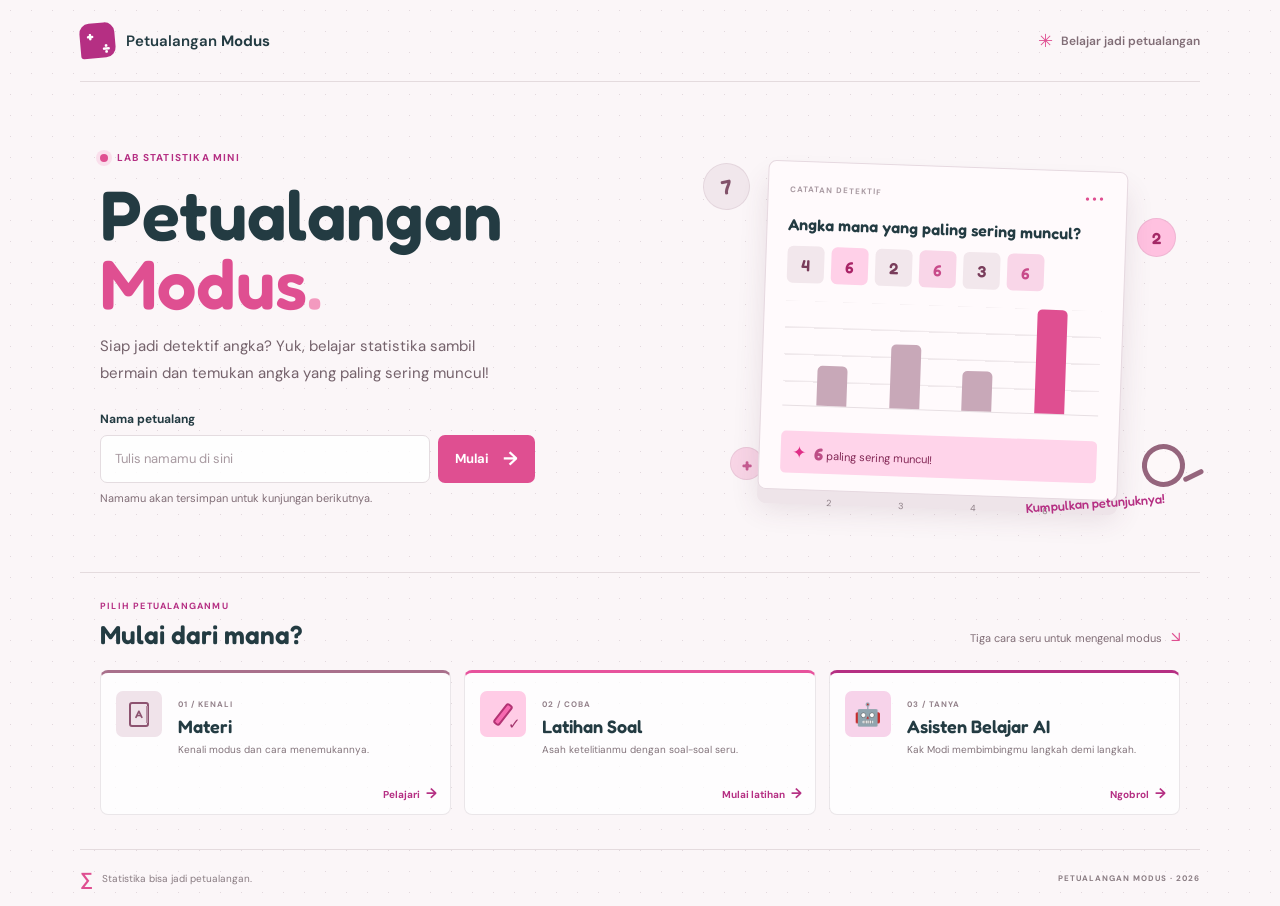
<file: index.html>
<!doctype html>
<html lang="id">
  <head>
    <meta charset="UTF-8" />
    <meta name="viewport" content="width=device-width, initial-scale=1.0" />
    <meta
      name="description"
      content="Petualangan Modus, tempat seru untuk mengenal statistika sambil bermain."
    />
    <title>Petualangan Modus | Belajar Statistika</title>
    <link rel="preconnect" href="https://fonts.googleapis.com" />
    <link rel="preconnect" href="https://fonts.gstatic.com" crossorigin />
    <link
      href="https://fonts.googleapis.com/css2?family=DM+Sans:wght@400;500;600;700&family=Fredoka:wght@500;600;700&display=swap"
      rel="stylesheet"
    />
    <link rel="stylesheet" href="css/style.css" />
    <link rel="stylesheet" href="css/asisten.css" />
    <script src="js/app.js" defer></script>
  </head>
  <body>
    <div class="page-shell">
      <header class="site-header">
        <a class="brand" href="#beranda" aria-label="Petualangan Modus, beranda">
          <span class="brand-mark" aria-hidden="true"><span>+</span><span>÷</span></span>
          <span>Petualangan <strong>Modus</strong></span>
        </a>
        <span class="header-note"><span class="sparkle" aria-hidden="true">✳</span> Belajar jadi petualangan</span>
      </header>

      <main id="beranda">
        <section class="hero" aria-labelledby="hero-title">
          <div class="hero-copy">
            <p class="eyebrow"><span class="eyebrow-dot" aria-hidden="true"></span> LAB STATISTIKA MINI</p>
            <h1 id="hero-title">Petualangan<br /><span>Modus</span><span class="title-period">.</span></h1>
            <p class="hero-description">
              Siap jadi detektif angka? Yuk, belajar statistika sambil bermain dan temukan angka yang paling sering muncul!
            </p>

            <form class="player-form" id="player-form">
              <label for="player-name">Nama petualang</label>
              <div class="form-row">
                <input
                  id="player-name"
                  name="playerName"
                  type="text"
                  placeholder="Tulis namamu di sini"
                  autocomplete="given-name"
                  maxlength="32"
                  required
                />
                <button class="start-button" type="submit">
                  <span>Mulai</span><span aria-hidden="true">→</span>
                </button>
              </div>
              <p class="form-message" id="form-message" aria-live="polite">Namamu akan tersimpan untuk kunjungan berikutnya.</p>
            </form>
          </div>

          <div class="hero-art" aria-label="Ilustrasi angka dan data statistika" role="img">
            <span class="orbit-number orbit-number-one" aria-hidden="true">7</span>
            <span class="orbit-number orbit-number-two" aria-hidden="true">2</span>
            <span class="orbit-number orbit-number-three" aria-hidden="true">+</span>
            <div class="data-board">
              <div class="board-topline"><span>CATATAN DETEKTIF</span><span class="board-dots" aria-hidden="true">•••</span></div>
              <p class="board-question">Angka mana yang paling sering muncul?</p>
              <div class="number-row" aria-hidden="true">
                <span>4</span><span>6</span><span>2</span><span>6</span><span>3</span><span>6</span>
              </div>
              <div class="chart-area" aria-hidden="true">
                <div class="chart-column"><i style="--height: 38%"></i><span>2</span></div>
                <div class="chart-column"><i style="--height: 62%"></i><span>3</span></div>
                <div class="chart-column"><i style="--height: 38%"></i><span>4</span></div>
                <div class="chart-column is-mode"><i style="--height: 100%"></i><span>6</span></div>
              </div>
              <div class="mode-answer"><span class="answer-star" aria-hidden="true">✦</span><span><strong>6</strong> paling sering muncul!</span></div>
            </div>
            <div class="magnifier" aria-hidden="true"><span></span></div>
            <span class="art-caption" aria-hidden="true">Kumpulkan petunjuknya!</span>
          </div>
        </section>

        <section class="menu-section" aria-labelledby="menu-title">
          <div class="section-heading">
            <div>
              <p class="eyebrow section-eyebrow">PILIH PETUALANGANMU</p>
              <h2 id="menu-title">Mulai dari mana?</h2>
            </div>
            <span class="section-aside">Tiga cara seru untuk mengenal modus <span aria-hidden="true">↘</span></span>
          </div>

          <div class="menu-grid">
            <a class="menu-item menu-material" href="materi.html" aria-label="Buka Materi">
              <div class="menu-icon" aria-hidden="true"><span class="book-page">A</span><span class="book-lines"></span></div>
              <div class="menu-copy">
                <span class="menu-number">01 / KENALI</span>
                <h3>Materi</h3>
                <p>Kenali modus dan cara menemukannya.</p>
              </div>
              <span class="menu-action">Pelajari <span aria-hidden="true">→</span></span>
            </a>

            <a class="menu-item menu-practice" href="latihan.html" aria-label="Buka Latihan Soal">
              <div class="menu-icon" aria-hidden="true"><span class="pencil-shape"></span><span class="pencil-mark">✓</span></div>
              <div class="menu-copy">
                <span class="menu-number">02 / COBA</span>
                <h3>Latihan Soal</h3>
                <p>Asah ketelitianmu dengan soal-soal seru.</p>
              </div>
              <span class="menu-action">Mulai latihan <span aria-hidden="true">→</span></span>
            </a>

            <a class="menu-item menu-ai" href="asisten.html" aria-label="Buka Asisten Belajar AI">
              <div class="menu-icon" aria-hidden="true">🤖</div>
              <div class="menu-copy">
                <span class="menu-number">03 / TANYA</span>
                <h3>Asisten Belajar AI</h3>
                <p>Kak Modi membimbingmu langkah demi langkah.</p>
              </div>
              <span class="menu-action">Ngobrol <span aria-hidden="true">→</span></span>
            </a>

          </div>
        </section>
      </main>

      <footer class="site-footer">
        <span class="footer-mark" aria-hidden="true">∑</span>
        <span>Statistika bisa jadi petualangan.</span>
        <span class="footer-year">PETUALANGAN MODUS · 2026</span>
      </footer>
    </div>
  </body>
</html>
</file>
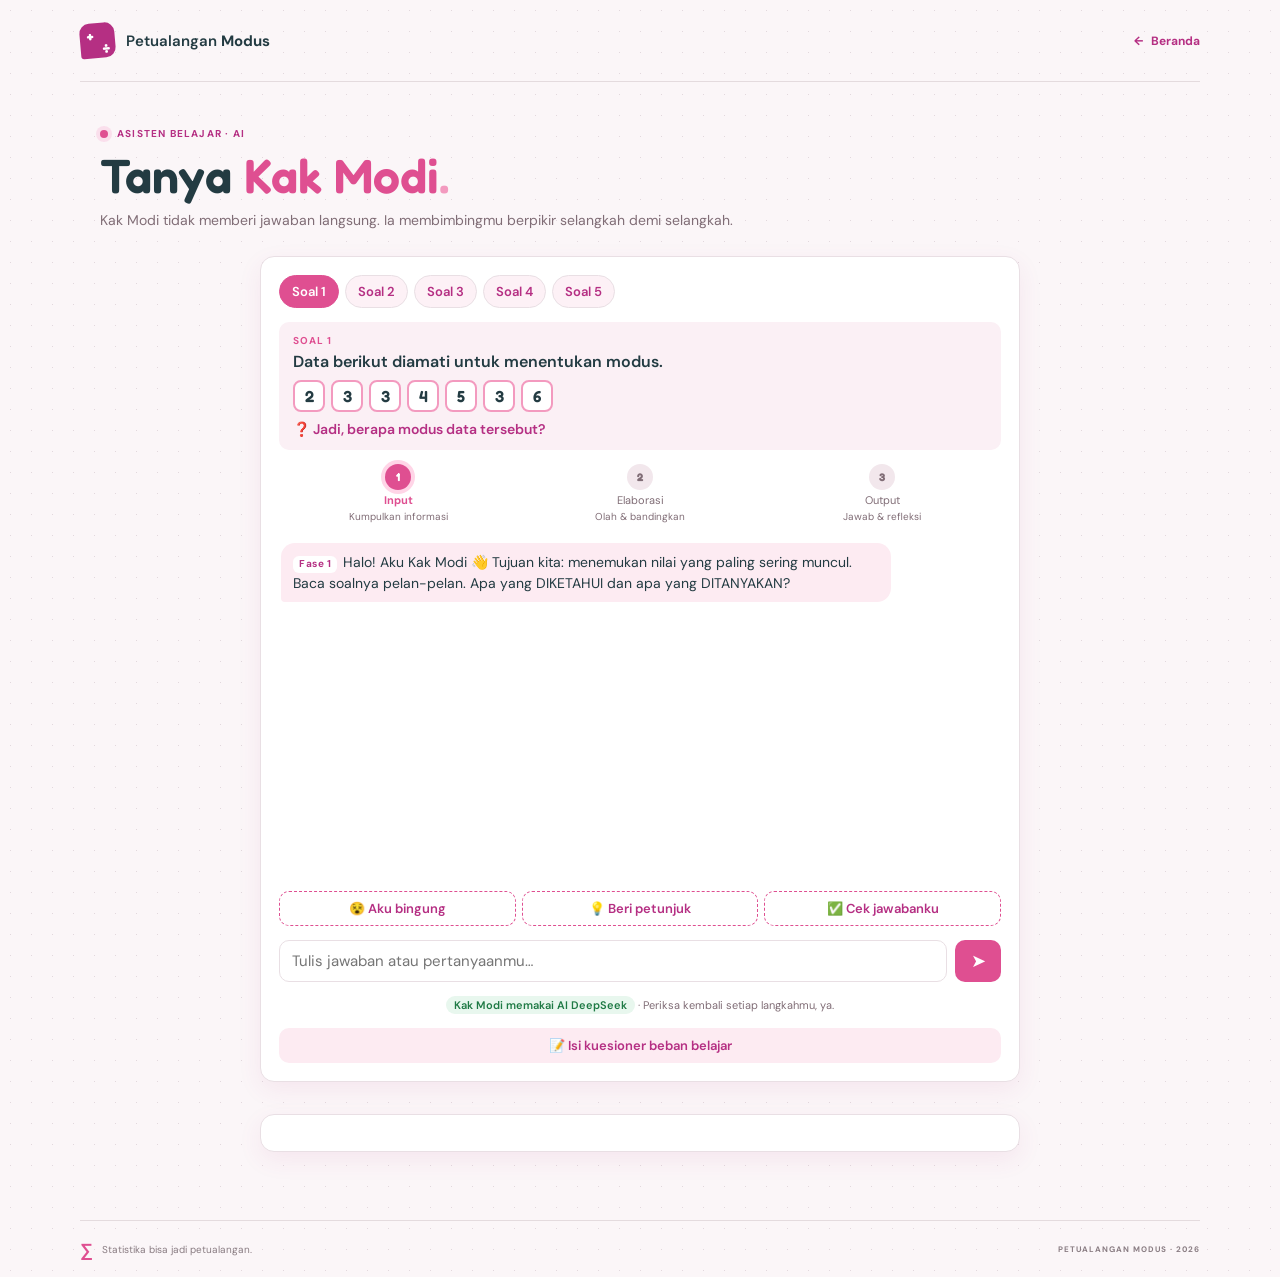
<file: asisten.html>
<!doctype html>
<html lang="id">
  <head>
    <meta charset="UTF-8" />
    <meta name="viewport" content="width=device-width, initial-scale=1.0" />
    <meta name="description" content="Asisten Belajar AI yang membimbing langkah demi langkah menemukan modus." />
    <title>Asisten Belajar AI | Petualangan Modus</title>
    <link rel="preconnect" href="https://fonts.googleapis.com" />
    <link rel="preconnect" href="https://fonts.gstatic.com" crossorigin />
    <link
      href="https://fonts.googleapis.com/css2?family=DM+Sans:wght@400;500;600;700&family=Fredoka:wght@500;600;700&display=swap"
      rel="stylesheet"
    />
    <link rel="stylesheet" href="css/style.css" />
    <link rel="stylesheet" href="css/asisten.css" />
    <script src="js/soal.js" defer></script>
    <script src="js/asisten.js" defer></script>
    <script src="js/kuesioner.js" defer></script>
  </head>
  <body>
    <div class="page-shell">
      <header class="site-header">
        <a class="brand" href="index.html" aria-label="Kembali ke beranda Petualangan Modus">
          <span class="brand-mark" aria-hidden="true"><span>+</span><span>÷</span></span>
          <span>Petualangan <strong>Modus</strong></span>
        </a>
        <a class="header-back" href="index.html"><span aria-hidden="true">←</span> Beranda</a>
      </header>

      <main class="exercise-main">
        <div class="exercise-heading">
          <p class="eyebrow"><span class="eyebrow-dot" aria-hidden="true"></span> ASISTEN BELAJAR · AI</p>
          <h1 class="lesson-title">Tanya <span>Kak Modi</span><span class="title-period">.</span></h1>
          <p class="lesson-intro">Kak Modi tidak memberi jawaban langsung. Ia membimbingmu berpikir selangkah demi selangkah.</p>
        </div>

        <section class="ai-card" aria-label="Asisten belajar modus">
          <div class="ai-soal-pick" role="tablist" id="soal-tabs" aria-label="Pilih soal"></div>

          <div class="ai-soal" id="soal-box"></div>

          <ol class="rmt-track" id="rmt-track" aria-label="Fase Rigorous Mathematical Thinking">
            <li data-step="1"><b>1</b><span>Input</span><small>Kumpulkan informasi</small></li>
            <li data-step="2"><b>2</b><span>Elaborasi</span><small>Olah &amp; bandingkan</small></li>
            <li data-step="3"><b>3</b><span>Output</span><small>Jawab &amp; refleksi</small></li>
          </ol>

          <div class="chat-log" id="chat-log" aria-live="polite"></div>

          <div class="quick-row">
            <button type="button" class="quick-btn" data-quick="bingung">😵 Aku bingung</button>
            <button type="button" class="quick-btn" data-quick="hint">💡 Beri petunjuk</button>
            <button type="button" class="quick-btn" data-quick="cek">✅ Cek jawabanku</button>
          </div>

          <form class="chat-form" id="chat-form">
            <input id="chat-input" type="text" autocomplete="off" placeholder="Tulis jawaban atau pertanyaanmu…" aria-label="Pesan untuk Kak Modi" maxlength="500" />
            <button type="submit" id="send-btn" aria-label="Kirim">➤</button>
          </form>
          <p class="ai-note"><span id="mode-badge" class="mode-badge">Kak Modi memakai AI DeepSeek</span> · Periksa kembali setiap langkahmu, ya.</p>
          <button type="button" id="open-kuesioner" class="kq-open">📝 Isi kuesioner beban belajar</button>
        </section>

        <section id="kuesioner" class="ai-card kq" hidden aria-label="Kuesioner beban belajar"></section>
      </main>

      <footer class="site-footer">
        <span class="footer-mark" aria-hidden="true">∑</span>
        <span>Statistika bisa jadi petualangan.</span>
        <span class="footer-year">PETUALANGAN MODUS · 2026</span>
      </footer>
    </div>
  </body>
</html>
</file>
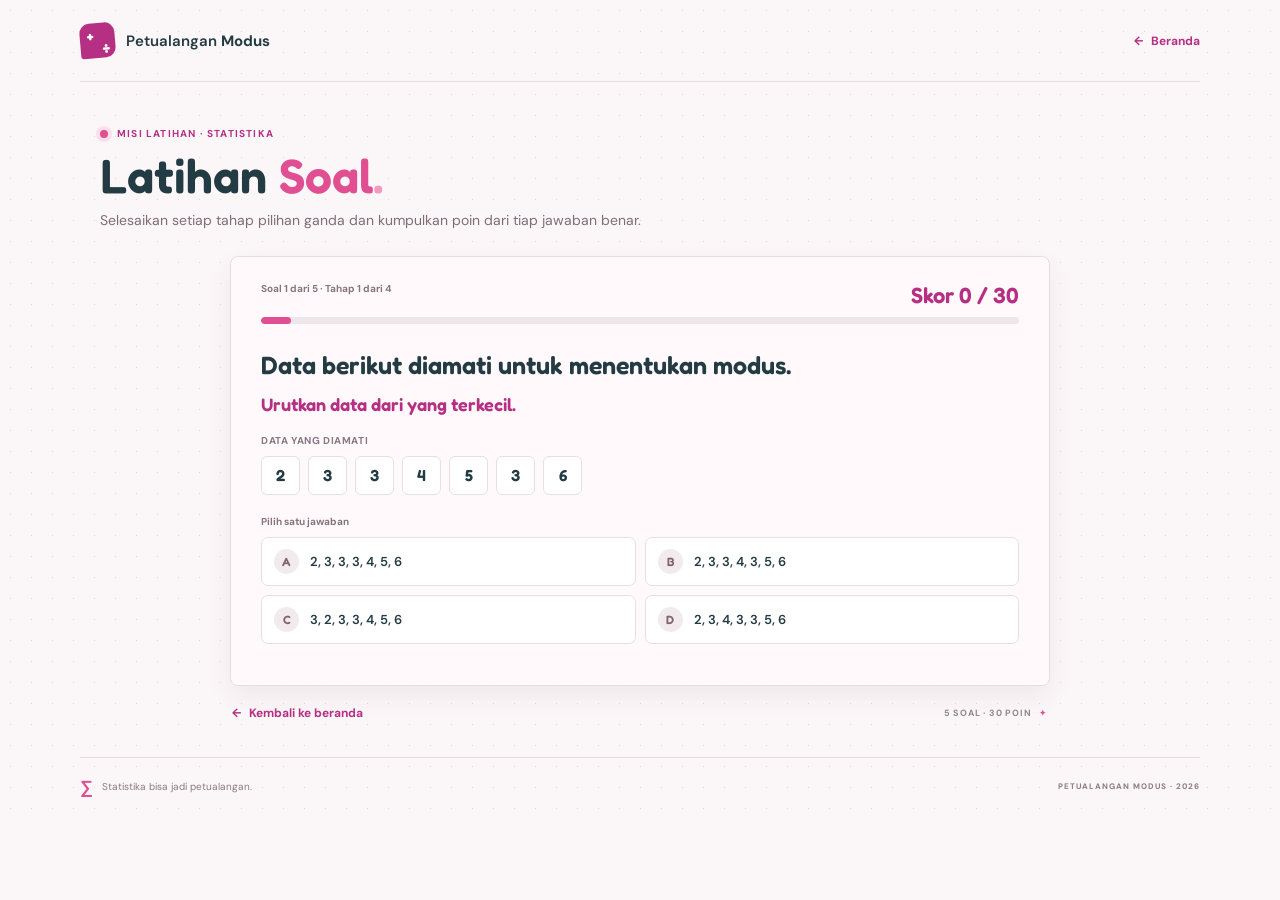
<file: latihan.html>
<!doctype html>
<html lang="id">
  <head>
    <meta charset="UTF-8" />
    <meta name="viewport" content="width=device-width, initial-scale=1.0" />
    <meta name="description" content="Latihan soal modus dengan umpan balik dan pembahasan langkah demi langkah." />
    <title>Latihan Soal | Petualangan Modus</title>
    <link rel="preconnect" href="https://fonts.googleapis.com" />
    <link rel="preconnect" href="https://fonts.gstatic.com" crossorigin />
    <link
      href="https://fonts.googleapis.com/css2?family=DM+Sans:wght@400;500;600;700&family=Fredoka:wght@500;600;700&display=swap"
      rel="stylesheet"
    />
    <link rel="stylesheet" href="css/style.css" />
    <script src="js/soal.js" defer></script>
    <script src="js/app.js" defer></script>
  </head>
  <body>
    <div class="page-shell">
      <header class="site-header">
        <a class="brand" href="index.html" aria-label="Kembali ke beranda Petualangan Modus">
          <span class="brand-mark" aria-hidden="true"><span>+</span><span>÷</span></span>
          <span>Petualangan <strong>Modus</strong></span>
        </a>
        <a class="header-back" href="index.html"><span aria-hidden="true">←</span> Beranda</a>
      </header>

      <main class="exercise-main">
        <div class="exercise-heading">
          <p class="eyebrow"><span class="eyebrow-dot" aria-hidden="true"></span> MISI LATIHAN · STATISTIKA</p>
          <h1 class="lesson-title">Latihan <span>Soal</span><span class="title-period">.</span></h1>
          <p class="lesson-intro">Selesaikan setiap tahap pilihan ganda dan kumpulkan poin dari tiap jawaban benar.</p>
        </div>

        <section class="exercise-card" id="exercise-app" aria-label="Latihan soal modus">
          <div class="exercise-progress">
            <div class="exercise-status">
              <p id="question-number">Soal 1 dari 5</p>
              <p id="score-display" aria-live="polite">Skor 0 / 30</p>
            </div>
            <div class="progress-track" role="progressbar" aria-label="Kemajuan latihan" aria-valuemin="0" aria-valuemax="30" aria-valuenow="1">
              <span id="progress-fill"></span>
            </div>
          </div>

          <div id="question-view" class="question-view">
            <h2 id="question-prompt" class="question-prompt" tabindex="-1"></h2>
            <p id="stage-prompt" class="stage-prompt"></p>
            <div id="question-data" class="question-data"></div>
            <p class="answer-hint">Pilih satu jawaban</p>
            <div id="answer-choices" class="answer-choices"></div>
            <div id="answer-feedback" class="answer-feedback" aria-live="polite" tabindex="-1" hidden></div>
            <button id="next-question" class="exercise-button" type="button" hidden><span class="button-label">Soal berikutnya</span><span aria-hidden="true">→</span></button>
          </div>

          <div id="exercise-result" class="exercise-result" hidden>
            <span class="result-star" aria-hidden="true">✦</span>
            <p class="panel-kicker">MISI SELESAI</p>
            <h2>Bagus, kamu sudah berusaha!</h2>
            <p class="final-score-label">Skor akhirmu</p>
            <p id="final-score" class="final-score">0 / 30</p>
            <p id="final-grade" class="final-grade"></p>
            <p id="result-summary" class="result-summary"></p>
            <ol id="score-breakdown" class="score-breakdown"></ol>
            <button id="retry-exercise" class="exercise-button" type="button"><span aria-hidden="true">↻</span> Coba lagi</button>
          </div>
        </section>

        <nav class="exercise-navigation" aria-label="Navigasi latihan">
          <a class="back-link" href="index.html"><span aria-hidden="true">←</span> Kembali ke beranda</a>
          <span class="lesson-count">5 SOAL · 30 POIN <span aria-hidden="true">✦</span></span>
        </nav>
      </main>

      <footer class="site-footer">
        <span class="footer-mark" aria-hidden="true">∑</span>
        <span>Statistika bisa jadi petualangan.</span>
        <span class="footer-year">PETUALANGAN MODUS · 2026</span>
      </footer>
    </div>
  </body>
</html>
</file>
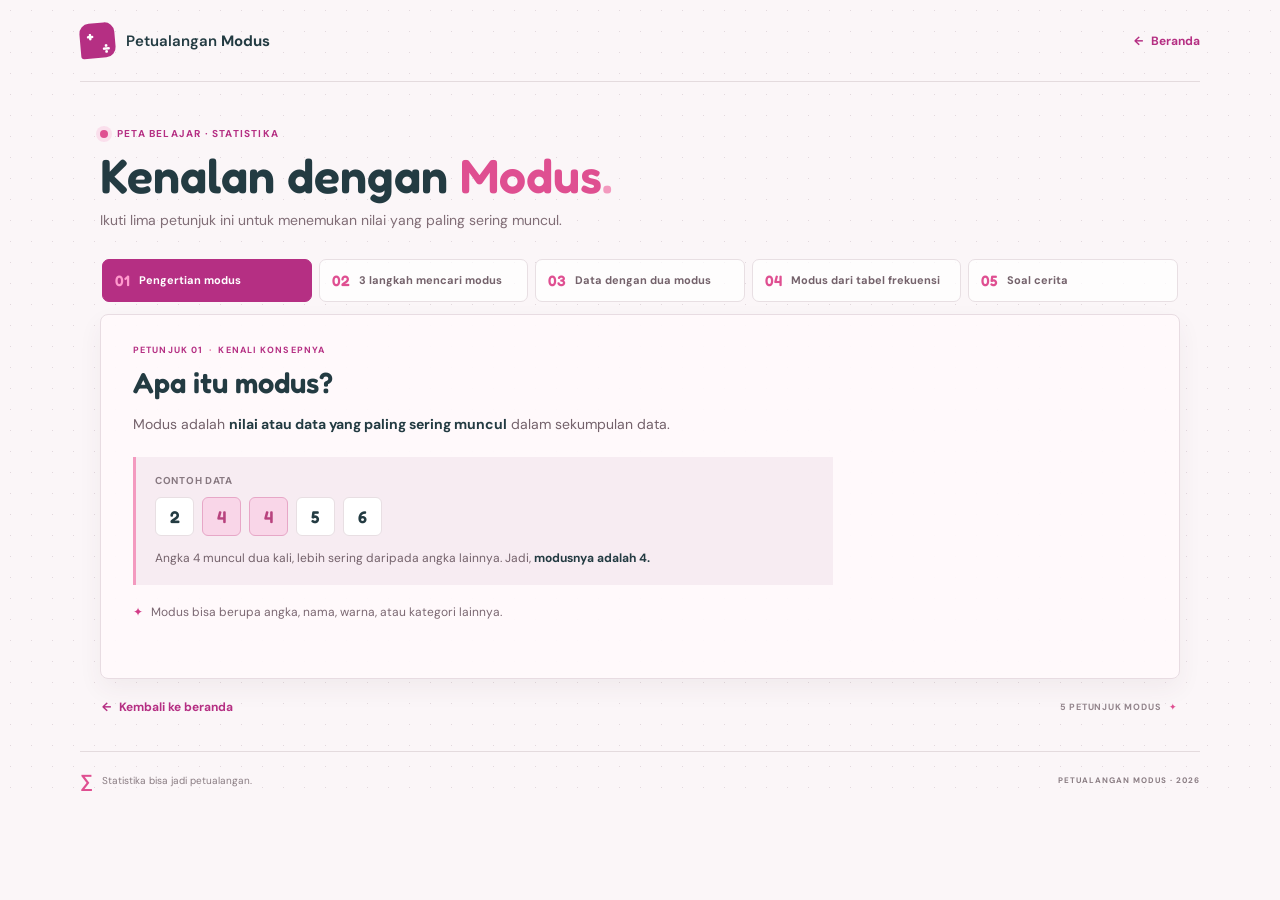
<file: materi.html>
<!doctype html>
<html lang="id">
  <head>
    <meta charset="UTF-8" />
    <meta name="viewport" content="width=device-width, initial-scale=1.0" />
    <meta name="description" content="Pelajari pengertian dan cara mencari modus dalam statistika." />
    <title>Materi Modus | Petualangan Modus</title>
    <link rel="preconnect" href="https://fonts.googleapis.com" />
    <link rel="preconnect" href="https://fonts.gstatic.com" crossorigin />
    <link
      href="https://fonts.googleapis.com/css2?family=DM+Sans:wght@400;500;600;700&family=Fredoka:wght@500;600;700&display=swap"
      rel="stylesheet"
    />
    <link rel="stylesheet" href="css/style.css" />
    <script src="js/app.js" defer></script>
  </head>
  <body>
    <div class="page-shell">
      <header class="site-header">
        <a class="brand" href="index.html" aria-label="Kembali ke beranda Petualangan Modus">
          <span class="brand-mark" aria-hidden="true"><span>+</span><span>÷</span></span>
          <span>Petualangan <strong>Modus</strong></span>
        </a>
        <a class="header-back" href="index.html"><span aria-hidden="true">←</span> Beranda</a>
      </header>

      <main class="lesson-main">
        <div class="lesson-heading">
          <p class="eyebrow"><span class="eyebrow-dot" aria-hidden="true"></span> PETA BELAJAR · STATISTIKA</p>
          <h1 class="lesson-title">Kenalan dengan <span>Modus</span><span class="title-period">.</span></h1>
          <p class="lesson-intro">Ikuti lima petunjuk ini untuk menemukan nilai yang paling sering muncul.</p>
        </div>

        <div class="lesson-tabs" role="tablist" aria-label="Materi tentang modus">
          <button class="lesson-tab" id="tab-pengertian" type="button" role="tab" aria-selected="true" aria-controls="panel-pengertian" tabindex="0">
            <span class="tab-number">01</span><span>Pengertian modus</span>
          </button>
          <button class="lesson-tab" id="tab-langkah" type="button" role="tab" aria-selected="false" aria-controls="panel-langkah" tabindex="-1">
            <span class="tab-number">02</span><span>3 langkah mencari modus</span>
          </button>
          <button class="lesson-tab" id="tab-dua-modus" type="button" role="tab" aria-selected="false" aria-controls="panel-dua-modus" tabindex="-1">
            <span class="tab-number">03</span><span>Data dengan dua modus</span>
          </button>
          <button class="lesson-tab" id="tab-tabel" type="button" role="tab" aria-selected="false" aria-controls="panel-tabel" tabindex="-1">
            <span class="tab-number">04</span><span>Modus dari tabel frekuensi</span>
          </button>
          <button class="lesson-tab" id="tab-cerita" type="button" role="tab" aria-selected="false" aria-controls="panel-cerita" tabindex="-1">
            <span class="tab-number">05</span><span>Soal cerita</span>
          </button>
        </div>

        <section class="lesson-panel" id="panel-pengertian" role="tabpanel" aria-labelledby="tab-pengertian" tabindex="0">
          <p class="panel-kicker">PETUNJUK 01 <span>·</span> KENALI KONSEPNYA</p>
          <h2>Apa itu modus?</h2>
          <p class="panel-lead">Modus adalah <strong>nilai atau data yang paling sering muncul</strong> dalam sekumpulan data.</p>
          <div class="lesson-example">
            <p class="example-label">Contoh data</p>
            <div class="data-chips" aria-label="Data: 2, 4, 4, 5, 6">
              <span>2</span><span class="is-mode">4</span><span class="is-mode">4</span><span>5</span><span>6</span>
            </div>
            <p class="example-explanation">Angka 4 muncul dua kali, lebih sering daripada angka lainnya. Jadi, <strong>modusnya adalah 4.</strong></p>
          </div>
          <p class="panel-note"><span aria-hidden="true">✦</span> Modus bisa berupa angka, nama, warna, atau kategori lainnya.</p>
        </section>

        <section class="lesson-panel" id="panel-langkah" role="tabpanel" aria-labelledby="tab-langkah" tabindex="0" hidden>
          <p class="panel-kicker">PETUNJUK 02 <span>·</span> IKUTI URUTANNYA</p>
          <h2>3 langkah mencari modus</h2>
          <ol class="steps-list">
            <li><span class="step-number">1</span><div><h3>Perhatikan semua data</h3><p>Tulis atau baca seluruh nilai dengan teliti. Contoh: 3, 5, 3, 2, 5, 3.</p></div></li>
            <li><span class="step-number">2</span><div><h3>Hitung kemunculan tiap nilai</h3><p>Angka 2 muncul 1 kali, 3 muncul 3 kali, dan 5 muncul 2 kali.</p></div></li>
            <li><span class="step-number">3</span><div><h3>Pilih yang paling sering</h3><p>Nilai dengan kemunculan terbanyak adalah modus. Pada contoh ini, modusnya <strong>3</strong>.</p></div></li>
          </ol>
        </section>

        <section class="lesson-panel" id="panel-dua-modus" role="tabpanel" aria-labelledby="tab-dua-modus" tabindex="0" hidden>
          <p class="panel-kicker">PETUNJUK 03 <span>·</span> ADA NILAI YANG SERI</p>
          <h2>Satu kumpulan, dua modus</h2>
          <p class="panel-lead">Kalau dua nilai sama-sama paling sering muncul, keduanya menjadi modus.</p>
          <div class="lesson-example">
            <p class="example-label">Contoh data</p>
            <div class="data-chips" aria-label="Data: 1, 2, 2, 3, 4, 4, 5">
              <span>1</span><span class="is-mode">2</span><span class="is-mode">2</span><span>3</span><span class="is-second-mode">4</span><span class="is-second-mode">4</span><span>5</span>
            </div>
            <div class="mode-pair"><span>2 muncul 2 kali</span><span>4 muncul 2 kali</span></div>
          </div>
          <p class="panel-note"><span aria-hidden="true">✦</span> Modus data tersebut adalah <strong>2 dan 4</strong>. Keduanya memiliki frekuensi tertinggi yang sama.</p>
        </section>

        <section class="lesson-panel" id="panel-tabel" role="tabpanel" aria-labelledby="tab-tabel" tabindex="0" hidden>
          <p class="panel-kicker">PETUNJUK 04 <span>·</span> BACA TABELNYA</p>
          <h2>Modus dari tabel frekuensi</h2>
          <p class="panel-lead">Cari frekuensi terbesar, lalu lihat nilai yang berada pada baris yang sama.</p>
          <div class="frequency-layout">
            <table class="frequency-table">
              <caption>Data hasil pengamatan</caption>
              <thead><tr><th scope="col">Nilai</th><th scope="col">Frekuensi</th></tr></thead>
              <tbody>
                <tr><th scope="row">1</th><td>2</td></tr>
                <tr class="frequency-mode"><th scope="row">2</th><td>5 <span class="table-star" aria-label="frekuensi terbesar">★</span></td></tr>
                <tr><th scope="row">3</th><td>3</td></tr>
                <tr><th scope="row">4</th><td>1</td></tr>
              </tbody>
            </table>
            <div class="frequency-result"><span class="result-label">FREKUENSI TERBESAR</span><strong>5</strong><p>Nilai pada baris frekuensi 5 adalah 2.</p><span class="result-answer">Jadi, modusnya 2</span></div>
          </div>
          <aside class="warning-note"><span class="warning-icon" aria-hidden="true">!</span><p><strong>Jangan tertukar nilai dan frekuensi.</strong> Frekuensi terbesar adalah 5, tetapi modusnya <strong>nilai 2</strong> yang mempunyai frekuensi 5.</p></aside>
        </section>

        <section class="lesson-panel" id="panel-cerita" role="tabpanel" aria-labelledby="tab-cerita" tabindex="0" hidden>
          <p class="panel-kicker">PETUNJUK 05 <span>·</span> GUNAKAN DI SEKITARMU</p>
          <h2>Modus dalam soal cerita</h2>
          <div class="story-prompt"><span class="story-mark" aria-hidden="true">?</span><p>Di kelas, siswa memilih olahraga favorit. Ada 5 siswa memilih sepak bola, 4 siswa memilih bulu tangkis, dan 3 siswa memilih basket. Olahraga apa yang paling banyak dipilih?</p></div>
          <div class="story-solution">
            <p class="example-label">Temukan jawabannya</p>
            <div class="story-bars" aria-label="Sepak bola 5 siswa, bulu tangkis 4 siswa, basket 3 siswa">
              <div><span>Sepak bola</span><i><b style="--bar-width: 100%"></b></i><strong>5</strong></div>
              <div><span>Bulu tangkis</span><i><b style="--bar-width: 80%"></b></i><strong>4</strong></div>
              <div><span>Basket</span><i><b style="--bar-width: 60%"></b></i><strong>3</strong></div>
            </div>
            <p class="story-answer">Modusnya adalah <strong>sepak bola</strong>, karena dipilih oleh paling banyak siswa.</p>
          </div>
        </section>

        <nav class="lesson-navigation" aria-label="Navigasi materi">
          <a class="back-link" href="index.html"><span aria-hidden="true">←</span> Kembali ke beranda</a>
          <span class="lesson-count">5 PETUNJUK MODUS <span aria-hidden="true">✦</span></span>
        </nav>
      </main>

      <footer class="site-footer">
        <span class="footer-mark" aria-hidden="true">∑</span>
        <span>Statistika bisa jadi petualangan.</span>
        <span class="footer-year">PETUALANGAN MODUS · 2026</span>
      </footer>
    </div>
  </body>
</html>
</file>
<file: css/style.css>
:root {
  font-family: 'DM Sans', sans-serif;
  color: #233b42;
  background: #fbf6f8;
  font-synthesis: none;
  text-rendering: optimizeLegibility;
  --ink: #233b42;
  --muted: #806d76;
  --coral: #df4f91;
  --teal: #b52f83;
  --yellow: #f39abf;
  --line: #e9dfe4;
}

* { box-sizing: border-box; }

body {
  min-width: 320px;
  margin: 0;
  background-color: #fbf6f8;
  background-image: radial-gradient(#e2d8dd 0.8px, transparent 0.8px);
  background-size: 21px 21px;
}

button, input { font: inherit; }

.page-shell {
  width: min(1120px, calc(100% - 64px));
  margin: 0 auto;
}

.site-header {
  height: 82px;
  display: flex;
  align-items: center;
  justify-content: space-between;
  border-bottom: 1px solid rgba(105, 76, 90, 0.16);
}

.brand {
  display: inline-flex;
  align-items: center;
  gap: 11px;
  color: var(--ink);
  text-decoration: none;
  font-size: 15px;
  font-weight: 600;
}

.brand strong { font-weight: 700; }

.brand-mark {
  width: 35px;
  height: 35px;
  position: relative;
  display: inline-grid;
  place-items: center;
  border-radius: 10px 10px 10px 3px;
  background: var(--teal);
  color: white;
  font: 700 14px 'Fredoka', sans-serif;
  transform: rotate(-5deg);
}

.brand-mark span:first-child { position: absolute; top: 3px; left: 7px; }
.brand-mark span:last-child { position: absolute; right: 6px; bottom: 1px; font-size: 16px; }

.header-note {
  display: flex;
  align-items: center;
  gap: 8px;
  color: var(--muted);
  font-size: 12px;
  font-weight: 600;
}

.sparkle { color: var(--coral); font-size: 18px; }

.hero {
  min-height: 490px;
  display: grid;
  grid-template-columns: 1fr 0.92fr;
  align-items: center;
  gap: 46px;
  padding: 48px 0 42px;
}

.hero-copy { position: relative; z-index: 1; padding: 0 0 0 20px; }

.eyebrow {
  display: flex;
  align-items: center;
  gap: 9px;
  margin: 0 0 17px;
  color: var(--teal);
  font-size: 10px;
  font-weight: 700;
  letter-spacing: 1.2px;
}

.eyebrow-dot {
  width: 8px;
  height: 8px;
  border-radius: 50%;
  background: var(--coral);
  box-shadow: 0 0 0 4px rgba(237, 95, 166, 0.15);
}

h1, h2, h3, p { margin-top: 0; }

h1 {
  margin-bottom: 15px;
  color: var(--ink);
  font: 600 70px/0.98 'Fredoka', sans-serif;
}

h1 > span:first-of-type { color: var(--coral); }
.title-period { color: var(--yellow); }

.hero-description {
  max-width: 410px;
  margin-bottom: 25px;
  color: #74626b;
  font-size: 15px;
  line-height: 1.75;
}

.player-form { max-width: 435px; }
.player-form label {
  display: block;
  margin-bottom: 8px;
  color: var(--ink);
  font-size: 12px;
  font-weight: 700;
}

.form-row { display: flex; gap: 8px; }

.form-row input {
  width: 100%;
  min-width: 0;
  height: 48px;
  padding: 0 14px;
  border: 1px solid #e4dce0;
  border-radius: 7px;
  outline: none;
  background: rgba(255, 255, 255, 0.86);
  color: var(--ink);
  font-size: 13px;
  transition: border-color 160ms ease, box-shadow 160ms ease;
}

.form-row input::placeholder { color: #a89aa1; }
.form-row input:focus { border-color: var(--teal); box-shadow: 0 0 0 3px rgba(139, 66, 103, 0.14); }

.start-button {
  flex: 0 0 auto;
  height: 48px;
  display: inline-flex;
  align-items: center;
  gap: 14px;
  padding: 0 17px;
  border: 0;
  border-radius: 7px;
  background: var(--coral);
  color: #fff;
  font-size: 13px;
  font-weight: 700;
  cursor: pointer;
  transition: transform 160ms ease, background 160ms ease;
}

.start-button:hover { background: #dc4f96; transform: translateY(-2px); }
.start-button:focus-visible { outline: 3px solid rgba(237, 95, 166, 0.35); outline-offset: 3px; }
.start-button span:last-child { font-size: 19px; line-height: 1; }

.form-message { min-height: 18px; margin: 8px 0 0; color: var(--muted); font-size: 11px; }

.hero-art {
  min-height: 370px;
  position: relative;
  display: grid;
  place-items: center;
  isolation: isolate;
}

.hero-art::before {
  content: '';
  position: absolute;
  z-index: -1;
  width: 330px;
  height: 300px;
  border: 1px dashed #d9c9d1;
  border-radius: 48% 52% 43% 57%;
  transform: rotate(-9deg);
}

.data-board {
  width: min(360px, 85%);
  position: relative;
  padding: 19px 21px 16px;
  border: 1px solid #e6d9e0;
  border-radius: 8px;
  background: #fffafc;
  box-shadow: 0 14px 0 #eee4e9, 0 19px 28px rgba(89, 53, 71, 0.12);
  transform: rotate(2deg);
}

.board-topline { display: flex; align-items: center; justify-content: space-between; color: #a99aa2; font-size: 8px; font-weight: 700; letter-spacing: 1px; }
.board-dots { color: var(--coral); font-size: 12px; letter-spacing: 2px; }
.board-question { margin: 17px 0 12px; color: var(--ink); font: 600 16px 'Fredoka', sans-serif; }

.number-row { display: flex; gap: 7px; }
.number-row span {
  width: 37px;
  height: 37px;
  display: grid;
  place-items: center;
  border-radius: 6px;
  background: #f2e7ec;
  color: #793d5b;
  font: 600 16px 'Fredoka', sans-serif;
}
.number-row span:nth-child(2), .number-row span:nth-child(4), .number-row span:nth-child(6) { background: #ffd0e8; color: #a92467; }
.number-row span:nth-child(4), .number-row span:nth-child(6) { background: #f9d6e8; color: #c84b8a; }

.chart-area {
  height: 105px;
  display: flex;
  align-items: end;
  justify-content: space-around;
  margin: 18px 0 13px;
  padding: 0 13px;
  border-bottom: 1px solid #e7dfe3;
  background: repeating-linear-gradient(to bottom, transparent 0 25px, #f0e9ec 26px 27px);
}

.chart-column { height: 100%; display: flex; flex-direction: column; align-items: center; justify-content: end; gap: 5px; }
.chart-column i { width: 30px; height: var(--height); display: block; border-radius: 5px 5px 0 0; background: #c8a8b8; }
.chart-column.is-mode i { background: var(--coral); }
.chart-column span { position: absolute; bottom: -19px; color: #8b7d84; font-size: 9px; }

.mode-answer {
  display: flex;
  align-items: center;
  gap: 8px;
  margin-top: 25px;
  padding: 10px 12px;
  border-radius: 5px;
  background: #ffd4ea;
  color: #822654;
  font-size: 11px;
}
.mode-answer strong { color: #bd4e86; font: 700 17px 'Fredoka', sans-serif; }
.answer-star { color: #e02e87; font-size: 17px; }

.orbit-number {
  position: absolute;
  display: grid;
  place-items: center;
  border: 1px solid rgba(133, 93, 113, 0.12);
  border-radius: 50%;
  background: #f1e7ec;
  color: #82526a;
  font: 600 20px 'Fredoka', sans-serif;
}
.orbit-number-one { width: 47px; height: 47px; top: 18px; left: 18px; transform: rotate(-12deg); }
.orbit-number-two { width: 39px; height: 39px; right: 24px; top: 73px; background: #ffc1e0; color: #a42866; font-size: 16px; }
.orbit-number-three { width: 33px; height: 33px; bottom: 35px; left: 45px; background: #f8d5e6; color: #c75c92; }

.magnifier {
  width: 43px;
  height: 43px;
  position: absolute;
  right: 15px;
  bottom: 28px;
  border: 5px solid #95657d;
  border-radius: 50%;
  background: rgba(255, 250, 252, 0.55);
  transform: rotate(-26deg);
}
.magnifier span { width: 22px; height: 5px; position: absolute; right: -17px; bottom: -8px; border-radius: 5px; background: #95657d; }
.art-caption { position: absolute; bottom: 4px; right: 35px; color: var(--teal); font: 500 13px 'Fredoka', sans-serif; transform: rotate(-4deg); }

.menu-section {
  padding: 27px 20px 34px;
  border-top: 1px solid rgba(105, 76, 90, 0.16);
}

.section-heading { display: flex; align-items: end; justify-content: space-between; margin-bottom: 20px; }
.section-eyebrow { margin-bottom: 7px; font-size: 9px; }
h2 { margin: 0; color: var(--ink); font: 600 26px 'Fredoka', sans-serif; }
.section-aside { padding-bottom: 3px; color: var(--muted); font-size: 11px; }
.section-aside span { margin-left: 6px; color: var(--coral); font-size: 15px; }

.menu-grid { display: grid; grid-template-columns: repeat(3, 1fr); gap: 13px; }
.menu-item {
  min-height: 145px;
  position: relative;
  display: grid;
  grid-template-columns: 49px 1fr;
  align-content: start;
  column-gap: 13px;
  padding: 18px 15px 35px;
  overflow: hidden;
  border: 1px solid rgba(105, 78, 92, 0.13);
  border-radius: 8px;
  background: rgba(255, 255, 255, 0.76);
  transition: transform 180ms ease, box-shadow 180ms ease;
  color: inherit;
  text-decoration: none;
}
.menu-item:hover { transform: translateY(-3px); box-shadow: 0 8px 18px rgba(81, 55, 68, 0.08); }
.menu-item:focus-visible { outline: 3px solid rgba(139, 66, 103, 0.35); outline-offset: 3px; }
.menu-material { border-top: 3px solid #a9708c; }
.menu-practice { border-top: 3px solid #e7539d; }
.menu-quiz { border-top: 3px solid #eb74b0; }

.menu-icon { width: 46px; height: 46px; position: relative; display: grid; place-items: center; border-radius: 7px; }
.menu-material .menu-icon { background: #f0e3ea; }
.menu-practice .menu-icon { background: #ffcce6; }
.menu-quiz .menu-icon { background: #fbdcec; }
.book-page { width: 20px; height: 25px; display: grid; place-items: center; border: 2px solid #8d5370; border-radius: 3px; color: #8d5370; font: 600 11px 'Fredoka', sans-serif; }
.book-lines { width: 8px; height: 17px; position: absolute; right: 8px; border-left: 2px solid #b68ea2; }
.pencil-shape { width: 8px; height: 25px; position: absolute; border: 2px solid #b23373; border-radius: 3px; background: #f769b0; transform: rotate(38deg); }
.pencil-mark { position: absolute; right: 5px; bottom: 3px; color: #a2356c; font-size: 15px; font-weight: 700; }
.quiz-question { color: #c4578e; font: 700 30px 'Fredoka', sans-serif; }
.quiz-star { position: absolute; top: 7px; right: 8px; color: #e34092; font-size: 12px; }
.menu-number { color: #93818a; font-size: 8px; font-weight: 700; letter-spacing: 1px; }
h3 { margin: 3px 0 5px; color: var(--ink); font: 600 18px 'Fredoka', sans-serif; }
.menu-copy p { margin: 0; color: #82737a; font-size: 10px; line-height: 1.5; }
.coming-soon { position: absolute; right: 13px; bottom: 12px; color: #92848b; font-size: 9px; font-weight: 600; }
.coming-soon::before { content: ''; width: 5px; height: 5px; display: inline-block; margin: 0 6px 1px 0; border-radius: 50%; background: #e7539d; }
.menu-action { position: absolute; right: 13px; bottom: 12px; color: var(--teal); font-size: 10px; font-weight: 700; }
.menu-action span { margin-left: 4px; font-size: 14px; }

.header-back, .back-link { display: inline-flex; align-items: center; gap: 8px; color: var(--teal); font-size: 12px; font-weight: 700; text-decoration: none; }
.header-back:hover, .back-link:hover { color: #692849; }
.lesson-main { padding: 45px 20px 36px; }
.lesson-heading { margin-bottom: 25px; }
.lesson-heading .eyebrow { margin-bottom: 10px; }
.lesson-title { margin: 0 0 7px; font-size: 48px; line-height: 1.08; }
.lesson-title span:first-of-type { color: var(--coral); }
.lesson-intro { margin: 0; color: var(--muted); font-size: 14px; line-height: 1.6; }
.lesson-tabs { display: flex; gap: 7px; overflow-x: auto; padding: 3px 2px 12px; scrollbar-color: #ccb7c2 transparent; scrollbar-width: thin; }
.lesson-tab { min-width: 145px; flex: 1 0 145px; display: flex; align-items: center; gap: 9px; padding: 11px 12px; border: 1px solid #e8dfe3; border-radius: 7px; background: rgba(255, 255, 255, 0.76); color: #74626b; text-align: left; font-size: 11px; font-weight: 700; line-height: 1.35; cursor: pointer; transition: background 160ms ease, border-color 160ms ease, color 160ms ease; }
.lesson-tab:hover { border-color: #c8a9b8; color: var(--teal); }
.lesson-tab[aria-selected="true"] { border-color: var(--teal); background: var(--teal); color: #fff; }
.lesson-tab:focus-visible { outline: 3px solid rgba(139, 66, 103, 0.3); outline-offset: 2px; }
.tab-number { flex: 0 0 auto; color: var(--coral); font: 600 15px 'Fredoka', sans-serif; }
.lesson-tab[aria-selected="true"] .tab-number { color: #ff9acd; }
.lesson-panel { min-height: 365px; padding: 29px 32px 26px; border: 1px solid #e8dce2; border-radius: 8px; background: rgba(255, 250, 252, 0.93); box-shadow: 0 10px 24px rgba(89, 53, 71, 0.06); }
.lesson-panel[hidden] { display: none; }
.panel-kicker { margin-bottom: 9px; color: var(--teal); font-size: 9px; font-weight: 700; letter-spacing: 1.1px; }
.panel-kicker span { padding: 0 3px; color: var(--coral); }
.lesson-panel h2 { margin: 0 0 12px; font-size: 29px; }
.panel-lead { max-width: 710px; margin: 0 0 20px; color: #74626b; font-size: 14px; line-height: 1.75; }
.panel-lead strong, .example-explanation strong { color: var(--ink); }
.lesson-example { max-width: 700px; padding: 17px 19px; border-left: 3px solid var(--yellow); background: #f7ecf2; }
.example-label { margin: 0 0 10px; color: #877880; font-size: 10px; font-weight: 700; text-transform: uppercase; letter-spacing: 0.7px; }
.data-chips { display: flex; flex-wrap: wrap; gap: 8px; }
.data-chips span { width: 39px; height: 39px; display: grid; place-items: center; border: 1px solid #e8dfe3; border-radius: 6px; background: #fff; color: var(--ink); font: 600 17px 'Fredoka', sans-serif; }
.data-chips .is-mode { border-color: #e7a7c7; background: #f9d6e8; color: #b8437e; }
.data-chips .is-second-mode { border-color: #e88ebb; background: #ffcce6; color: #94235c; }
.example-explanation { margin: 13px 0 0; color: #74626b; font-size: 12px; line-height: 1.6; }
.panel-note { margin: 18px 0 0; color: #7b6872; font-size: 12px; line-height: 1.6; }
.panel-note > span { margin-right: 5px; color: #d33c88; }
.panel-note strong { color: var(--ink); }
.steps-list { display: grid; gap: 0; max-width: 760px; margin: 20px 0 0; padding: 0; list-style: none; }
.steps-list li { display: grid; grid-template-columns: 39px 1fr; gap: 13px; padding: 14px 0; border-top: 1px solid #e9dfe4; }
.step-number { width: 32px; height: 32px; display: grid; place-items: center; border-radius: 50%; background: #f0e3ea; color: var(--teal); font: 600 16px 'Fredoka', sans-serif; }
.steps-list h3 { margin: 0 0 4px; font-size: 16px; }
.steps-list p { margin: 0; color: #806d76; font-size: 12px; line-height: 1.6; }
.mode-pair { display: flex; flex-wrap: wrap; gap: 8px; margin-top: 14px; }
.mode-pair span { padding: 6px 10px; border-radius: 5px; background: #fff; color: #74646c; font-size: 11px; font-weight: 600; }
.frequency-layout { display: grid; grid-template-columns: minmax(220px, 1fr) minmax(220px, 0.8fr); gap: 20px; align-items: center; max-width: 670px; }
.frequency-table { width: 100%; border-collapse: collapse; text-align: center; font-size: 13px; }
.frequency-table caption { margin-bottom: 9px; color: #877880; text-align: left; font-size: 10px; font-weight: 700; text-transform: uppercase; letter-spacing: 0.7px; }
.frequency-table th, .frequency-table td { padding: 8px 12px; border-bottom: 1px solid #e9e1e5; }
.frequency-table thead th { background: #f2eaee; color: #6f455a; font-size: 11px; }
.frequency-table tbody th { color: var(--ink); font-weight: 600; }
.frequency-mode { background: #ffcce6; color: #802050; font-weight: 700; }
.frequency-mode th { color: #802050 !important; }
.table-star { margin-left: 4px; color: #d93788; font-size: 10px; }
.frequency-result { padding: 15px 16px; border-radius: 7px; background: #f2eaee; }
.result-label { color: #806774; font-size: 8px; font-weight: 700; letter-spacing: 0.8px; }
.frequency-result > strong { display: block; margin-top: 3px; color: var(--coral); font: 600 34px 'Fredoka', sans-serif; }
.frequency-result p { margin: 2px 0 11px; color: #74626b; font-size: 11px; line-height: 1.5; }
.result-answer { color: var(--teal); font-size: 12px; font-weight: 700; }
.warning-note { max-width: 670px; display: flex; align-items: start; gap: 11px; margin-top: 17px; padding: 12px 14px; border: 1px solid #ec97c2; border-radius: 6px; background: #ffd8ec; }
.warning-icon { width: 20px; height: 20px; flex: 0 0 auto; display: grid; place-items: center; border-radius: 50%; background: #e7539d; color: #fff; font: 700 13px 'Fredoka', sans-serif; }
.warning-note p { margin: 0; color: #713452; font-size: 11px; line-height: 1.6; }
.warning-note strong { color: #56223c; }
.story-prompt { max-width: 730px; display: grid; grid-template-columns: 32px 1fr; gap: 12px; align-items: start; margin: 16px 0; }
.story-mark { width: 30px; height: 30px; display: grid; place-items: center; border-radius: 50%; background: #f8d5e6; color: #bf5289; font: 600 18px 'Fredoka', sans-serif; }
.story-prompt p { margin: 0; color: #725f68; font-size: 13px; line-height: 1.7; }
.story-solution { max-width: 730px; padding: 16px 18px; border-left: 3px solid #b3869c; background: #f4edf0; }
.story-bars { display: grid; gap: 9px; }
.story-bars > div { display: grid; grid-template-columns: 100px minmax(80px, 1fr) 15px; align-items: center; gap: 10px; color: #76636d; font-size: 10px; }
.story-bars i { height: 9px; overflow: hidden; border-radius: 6px; background: #e8dce2; }
.story-bars b { width: var(--bar-width); height: 100%; display: block; border-radius: inherit; background: #a56f8a; }
.story-bars > div:first-child b { background: var(--coral); }
.story-bars strong { color: var(--ink); font-size: 11px; }
.story-answer { margin: 14px 0 0; color: #745565; font-size: 12px; }
.story-answer strong { color: var(--ink); }
.lesson-navigation { display: flex; align-items: center; justify-content: space-between; padding: 20px 2px 0; }
.lesson-count { color: #93858c; font-size: 9px; font-weight: 700; letter-spacing: 0.8px; }
.lesson-count span { margin-left: 5px; color: var(--coral); }

.exercise-main { padding: 45px 20px 36px; }
.exercise-heading { margin: 0 0 25px; }
.exercise-heading .eyebrow { margin-bottom: 10px; }
.exercise-card { max-width: 820px; min-height: 430px; margin: 0 auto; padding: 25px 30px 28px; border: 1px solid #e8dce2; border-radius: 8px; background: rgba(255, 250, 252, 0.95); box-shadow: 0 10px 24px rgba(89, 53, 71, 0.07); }
.exercise-progress { margin-bottom: 25px; }
.exercise-status { display: flex; justify-content: space-between; gap: 12px; margin-bottom: 9px; }
.exercise-status p { margin: 0; color: #86757e; font-size: 10px; font-weight: 700; }
.exercise-status p:last-child { color: var(--teal); font: 600 22px 'Fredoka', sans-serif; }
.progress-track { height: 7px; overflow: hidden; border-radius: 8px; background: #eee6ea; }
.progress-track > span { width: 20%; height: 100%; display: block; border-radius: inherit; background: var(--coral); transition: width 180ms ease; }
.question-view[hidden], .exercise-result[hidden], .answer-feedback[hidden] { display: none; }
.question-prompt { margin: 0 0 16px; color: var(--ink); font: 600 25px/1.3 'Fredoka', sans-serif; }
.question-prompt:focus { outline: none; }
.stage-prompt { margin: -7px 0 17px; color: var(--teal); font: 600 18px/1.45 'Fredoka', sans-serif; }
.question-data { margin: 0 0 20px; }
.question-data-label { margin: 0 0 9px; color: #877880; font-size: 10px; font-weight: 700; letter-spacing: 0.6px; text-transform: uppercase; }
.question-values { display: flex; flex-wrap: wrap; gap: 8px; }
.question-values span { min-width: 39px; height: 39px; display: grid; place-items: center; padding: 0 8px; border: 1px solid #e8dfe3; border-radius: 6px; background: #fff; color: var(--ink); font: 600 16px 'Fredoka', sans-serif; }
.exercise-table { width: min(390px, 100%); border-collapse: collapse; text-align: center; font-size: 13px; }
.exercise-table caption { margin-bottom: 7px; color: #877880; text-align: left; font-size: 10px; font-weight: 700; }
.exercise-table th, .exercise-table td { padding: 8px 12px; border-bottom: 1px solid #e9e1e5; }
.exercise-table thead th { background: #f2eaee; color: #6f455a; font-size: 11px; }
.exercise-table tbody th { color: var(--ink); font-weight: 600; }
.answer-hint { margin: 0 0 9px; color: #85747d; font-size: 10px; font-weight: 700; }
.answer-choices { display: grid; grid-template-columns: repeat(2, minmax(0, 1fr)); gap: 9px; }
.answer-option { min-height: 49px; display: flex; align-items: center; gap: 11px; padding: 8px 12px; border: 1px solid #e7dfe3; border-radius: 7px; background: #fff; color: var(--ink); text-align: left; font-size: 13px; font-weight: 600; cursor: pointer; transition: border-color 150ms ease, background 150ms ease, transform 150ms ease; }
.answer-option:hover:not(:disabled) { transform: translateY(-1px); border-color: #ae859a; background: #fbf7f9; }
.answer-option:focus-visible, .exercise-button:focus-visible { outline: 3px solid rgba(139, 66, 103, 0.28); outline-offset: 2px; }
.answer-letter { width: 25px; height: 25px; flex: 0 0 auto; display: grid; place-items: center; border-radius: 50%; background: #f2ebee; color: #826272; font: 600 12px 'Fredoka', sans-serif; }
.answer-option:disabled { cursor: default; }
.answer-option.is-correct { border-color: #ad7993; background: #f4e9ee; color: #6e3853; }
.answer-option.is-correct .answer-letter { background: #a56f8a; color: #fff; }
.answer-option.is-incorrect { border-color: #e295bc; background: #fbe4f0; color: #a63e72; }
.answer-option.is-incorrect .answer-letter { background: #dc6ca4; color: #fff; }
.answer-feedback { margin-top: 20px; padding: 17px 18px; border-left: 3px solid #a56f8a; background: #f5edf1; }
.answer-feedback.is-incorrect { border-color: var(--coral); background: #ffebf5; }
.feedback-heading { margin: 0 0 12px; color: #743d59; font: 600 19px 'Fredoka', sans-serif; }
.answer-feedback.is-incorrect .feedback-heading { color: #b5457d; }
.explanation-list { display: grid; gap: 9px; margin: 0; padding: 0; list-style: none; }
.explanation-list li { display: grid; grid-template-columns: 67px 1fr; gap: 9px; color: #715f68; font-size: 11px; line-height: 1.55; }
.explanation-list li span { color: #81546a; font-size: 9px; font-weight: 700; text-transform: uppercase; letter-spacing: 0.4px; }
.explanation-list p { margin: 0; }
.answer-feedback.is-incorrect .explanation-list li span { color: #b84b82; }
.exercise-button { min-height: 43px; display: inline-flex; align-items: center; justify-content: center; gap: 10px; margin-top: 17px; padding: 0 16px; border: 0; border-radius: 7px; background: var(--teal); color: #fff; font-size: 12px; font-weight: 700; cursor: pointer; transition: background 150ms ease, transform 150ms ease; }
.exercise-button:hover { transform: translateY(-1px); background: #783356; }
.exercise-button:focus-visible { outline: 3px solid rgba(139, 66, 103, 0.28); outline-offset: 2px; }
.exercise-button[hidden] { display: none; }
.exercise-result { min-height: 315px; display: flex; flex-direction: column; align-items: center; justify-content: center; padding: 20px 10px; text-align: center; }
.exercise-result[hidden] { display: none; }
.result-star { color: #df4c96; font-size: 27px; }
.exercise-result .panel-kicker { margin: 8px 0; }
.exercise-result h2 { margin: 0; color: var(--ink); font: 600 27px 'Fredoka', sans-serif; }
.final-score-label { margin: 17px 0 0; color: #87777f; font-size: 11px; }
.final-score { margin: 0; color: var(--coral); font: 600 46px 'Fredoka', sans-serif; }
.final-grade { margin: 0; color: var(--teal); font: 600 20px 'Fredoka', sans-serif; }
.result-summary { max-width: 420px; margin: 5px 0 0; color: #76646d; font-size: 12px; line-height: 1.6; }
.score-breakdown { width: min(390px, 100%); display: grid; grid-template-columns: repeat(2, minmax(0, 1fr)); gap: 7px 18px; margin: 15px 0 0; padding: 0; list-style: none; text-align: left; }
.score-breakdown li { display: flex; justify-content: space-between; gap: 12px; padding: 7px 9px; border-radius: 5px; background: #fff; color: #76646d; font-size: 11px; }
.score-breakdown strong { color: var(--teal); }
.exercise-result .exercise-button { margin-top: 19px; }
.exercise-navigation { max-width: 820px; display: flex; justify-content: space-between; align-items: center; margin: 0 auto; padding: 19px 2px 0; }

.quiz-main { padding: 45px 20px 36px; }
.quiz-heading { margin: 0 0 25px; }
.quiz-heading .eyebrow { margin-bottom: 10px; }
.quiz-card { max-width: 820px; min-height: 430px; margin: 0 auto; padding: 23px 30px 28px; border: 1px solid #e8dce2; border-radius: 8px; background: rgba(255, 250, 252, 0.95); box-shadow: 0 10px 24px rgba(89, 53, 71, 0.07); }
.quiz-topline { display: flex; align-items: center; justify-content: space-between; gap: 20px; padding-bottom: 17px; border-bottom: 1px solid #ebe2e6; }
.quiz-stats { display: flex; flex-wrap: wrap; gap: 23px; }
.quiz-stat { display: grid; gap: 2px; }
.quiz-stat span { color: #908188; font-size: 8px; font-weight: 700; letter-spacing: 0.8px; }
.quiz-stat strong { color: var(--ink); font: 600 18px 'Fredoka', sans-serif; }
.quiz-stat:last-child strong { color: #b12d6f; }
.quiz-lives { display: flex; align-items: center; gap: 5px; color: var(--coral); font-size: 21px; }
.quiz-lives span[aria-hidden="true"] { transition: color 160ms ease, transform 160ms ease; }
.quiz-lives span.is-lost { color: #dfd8dc; transform: scale(0.86); }
.visually-hidden { width: 1px; height: 1px; position: absolute; overflow: hidden; clip: rect(0, 0, 0, 0); white-space: nowrap; }
.quiz-progress-line { display: grid; grid-template-columns: 90px 1fr; align-items: center; gap: 13px; margin: 16px 0 23px; }
.quiz-progress-line p { margin: 0; color: #86757e; font-size: 10px; font-weight: 700; }
.quiz-progress-line .progress-track { height: 6px; }
.quiz-progress-line .progress-track > span { background: var(--yellow); }
.quiz-question-view[hidden], .quiz-result[hidden], .quiz-feedback[hidden] { display: none; }
.quiz-prompt { margin: 0 0 15px; color: var(--ink); font: 600 25px/1.3 'Fredoka', sans-serif; }
.quiz-prompt:focus { outline: none; }
.quiz-data { margin-bottom: 20px; }
.quiz-feedback { margin-top: 20px; padding: 15px 18px; border-left: 3px solid #a56f8a; background: #f5edf1; }
.quiz-feedback.is-incorrect { border-color: var(--coral); background: #ffebf5; }
.quiz-feedback-heading { margin: 0 0 6px; color: #743d59; font: 600 18px 'Fredoka', sans-serif; }
.quiz-feedback.is-incorrect .quiz-feedback-heading { color: #b5457d; }
.quiz-feedback-explanation { margin: 0; color: #715f68; font-size: 11px; line-height: 1.6; }
.quiz-result[hidden] { display: none; }
.quiz-result { display: flex; flex-direction: column; align-items: center; padding: 5px 0 0; text-align: center; }
.quiz-result .panel-kicker { margin: 0 0 7px; }
.quiz-result h2 { margin: 0; color: var(--ink); font: 600 27px 'Fredoka', sans-serif; }
.quiz-stars { display: flex; gap: 8px; margin-top: 8px; color: #dcd4d8; font-size: 29px; }
.quiz-stars span.is-earned { color: #e23e90; }
.quiz-final-label { margin: 11px 0 0; color: #87777f; font-size: 10px; }
.quiz-final-score { margin: -2px 0 0; color: var(--coral); font: 600 43px 'Fredoka', sans-serif; }
.quiz-result-summary { margin: 2px 0 0; color: #76646d; font-size: 11px; }
.wrong-review { width: 100%; max-width: 610px; margin-top: 19px; text-align: left; }
.wrong-review h3 { margin: 0 0 8px; padding-bottom: 8px; border-bottom: 1px solid #e9e1e5; color: var(--ink); font: 600 16px 'Fredoka', sans-serif; }
.quiz-wrong-list { display: grid; gap: 9px; margin: 0; padding: 0; list-style: none; }
.quiz-wrong-list li { padding: 10px 12px; border-left: 3px solid #e385b4; background: #fff0f8; }
.quiz-wrong-list h4 { margin: 0; color: #5b434f; font-size: 11px; line-height: 1.5; }
.quiz-wrong-list p { margin: 4px 0 0; color: #82737a; font-size: 10px; line-height: 1.5; }
.quiz-wrong-list .wrong-question-data { color: #76606b; }
.quiz-wrong-list .no-wrong-answers { border-left-color: #ad7993; background: #f5edf1; color: #76485f; font-size: 11px; }
.quiz-card > .exercise-button { margin-top: 16px; }

.site-footer { min-height: 57px; display: flex; align-items: center; gap: 9px; border-top: 1px solid rgba(105, 76, 90, 0.16); color: #897c82; font-size: 10px; }
.footer-mark { color: var(--coral); font: 600 18px 'Fredoka', sans-serif; }
.footer-year { margin-left: auto; font-size: 8px; font-weight: 700; letter-spacing: 1px; }

@media (max-width: 760px) {
  .page-shell { width: min(100% - 36px, 560px); }
  .site-header { height: 68px; }
  .header-note { font-size: 0; }
  .sparkle { font-size: 20px; }
  .hero { grid-template-columns: 1fr; gap: 14px; padding: 44px 0 27px; }
  .hero-copy { padding-left: 4px; }
  h1 { font-size: 62px; }
  .hero-description { max-width: 440px; font-size: 14px; }
  .hero-art { min-height: 335px; }
  .hero-art::before { width: 290px; height: 270px; }
  .data-board { width: min(350px, 83%); }
  .menu-section { padding: 22px 4px 27px; }
  .section-heading { align-items: start; gap: 12px; }
  .section-aside { max-width: 130px; text-align: right; line-height: 1.5; }
  .menu-grid { grid-template-columns: 1fr; gap: 9px; }
  .menu-item { min-height: 112px; grid-template-columns: 49px 1fr; padding-top: 13px; }
  .menu-copy p { font-size: 11px; }
  .site-footer { min-height: 53px; }
  .lesson-main { padding: 34px 4px 28px; }
  .lesson-title { font-size: 41px; }
  .lesson-tabs { margin-right: -4px; }
  .lesson-tab { min-width: 137px; flex-basis: 137px; }
  .lesson-panel { min-height: 0; padding: 23px 20px; }
  .lesson-panel h2 { font-size: 25px; }
  .frequency-layout { grid-template-columns: 1fr; gap: 15px; }
  .frequency-result { display: grid; grid-template-columns: auto 1fr; column-gap: 12px; align-items: center; }
  .result-label { grid-column: 1 / -1; }
  .frequency-result > strong { grid-row: 2 / span 2; }
  .frequency-result p { margin-bottom: 4px; }
  .exercise-main { padding: 34px 4px 28px; }
  .exercise-card { min-height: 0; padding: 20px 18px 22px; }
  .question-prompt { font-size: 22px; }
  .answer-choices { grid-template-columns: 1fr; }
  .exercise-navigation { padding-top: 16px; }
  .quiz-main { padding: 34px 4px 28px; }
  .quiz-card { min-height: 0; padding: 19px 18px 22px; }
  .quiz-stats { gap: 16px; }
  .quiz-progress-line { grid-template-columns: 78px 1fr; }
  .quiz-prompt { font-size: 22px; }
  .quiz-result h2 { font-size: 24px; }
}

@media (max-width: 390px) {
  .page-shell { width: calc(100% - 28px); }
  .brand { font-size: 13px; }
  h1 { font-size: 56px; }
  .form-row { flex-direction: column; }
  .start-button { justify-content: center; }
  .hero-art { min-height: 305px; }
  .data-board { padding: 16px 15px 13px; }
  .number-row { gap: 5px; }
  .number-row span { width: 33px; height: 33px; }
  .section-heading { display: block; }
  .section-aside { max-width: none; margin-top: 7px; text-align: left; }
  .footer-year { font-size: 7px; letter-spacing: 0.5px; }
  .header-back { font-size: 11px; }
  .lesson-title { font-size: 35px; }
  .lesson-panel { padding: 20px 15px; }
  .lesson-panel h2 { font-size: 22px; }
  .story-bars > div { grid-template-columns: 83px minmax(50px, 1fr) 13px; gap: 7px; }
  .lesson-count { font-size: 8px; }
  .exercise-card { padding: 18px 14px; }
  .explanation-list li { grid-template-columns: 1fr; gap: 2px; }
  .exercise-result h2 { font-size: 23px; }
  .quiz-card { padding: 17px 14px 20px; }
  .quiz-topline { gap: 8px; }
  .quiz-stats { gap: 11px; }
  .quiz-lives { gap: 2px; font-size: 19px; }
  .quiz-stat span { font-size: 7px; }
  .quiz-stat strong { font-size: 16px; }
  .quiz-wrong-list li { padding: 9px; }
}

@media (prefers-reduced-motion: reduce) {
  *, *::before, *::after { scroll-behavior: auto !important; transition-duration: 0.01ms !important; }
}
</file>
<file: css/asisten.css>
/* Halaman Asisten Belajar AI */
.ai-card { background: #fff; border: 1px solid var(--line); border-radius: 14px; padding: 18px; box-shadow: 0 8px 24px rgba(181, 47, 131, 0.08); display: flex; flex-direction: column; gap: 14px; max-width: 760px; margin: 0 auto 32px; }
.ai-soal-pick { display: flex; gap: 6px; flex-wrap: wrap; }
.ai-soal-pick button { border: 1px solid var(--line); background: #fdf1f6; color: var(--teal); font: 600 13px 'DM Sans', sans-serif; padding: 7px 12px; border-radius: 999px; cursor: pointer; }
.ai-soal-pick button[aria-selected="true"] { background: var(--coral); color: #fff; border-color: var(--coral); }
.ai-soal { background: #fbf0f5; border-radius: 10px; padding: 12px 14px; }
.ai-soal-label { margin: 0; font-size: 10px; font-weight: 700; letter-spacing: 1px; color: var(--coral); }
.ai-soal-text { margin: 4px 0 8px; font-weight: 600; }
.ai-soal-ask { margin: 8px 0 0; font-size: 14px; color: var(--teal); font-weight: 600; }
.chips { display: flex; flex-wrap: wrap; gap: 6px; }
.chips span { min-width: 32px; text-align: center; background: #fff; border: 2px solid var(--yellow); border-radius: 8px; padding: 4px 8px; font: 600 16px 'Fredoka', sans-serif; }
.ai-table { border-collapse: collapse; background: #fff; font-size: 14px; }
.ai-table th, .ai-table td { border: 1px solid var(--line); padding: 4px 14px; text-align: center; }
.ai-table th { background: #ffe1ee; }
.rmt-track { list-style: none; margin: 0; padding: 0; display: grid; grid-template-columns: repeat(3, 1fr); gap: 4px; }
.rmt-track li { display: flex; flex-direction: column; align-items: center; gap: 3px; font-size: 11px; color: var(--muted); text-align: center; }
.rmt-track b { width: 26px; height: 26px; border-radius: 50%; display: grid; place-items: center; background: #f2e7ec; font-family: 'Fredoka', sans-serif; }
.rmt-track li.done b { background: var(--yellow); color: #fff; }
.rmt-track li.active b { background: var(--coral); color: #fff; box-shadow: 0 0 0 4px #ffd5e7; }
.rmt-track li.active { color: var(--coral); font-weight: 700; }
.rmt-track small { font-size: 10px; color: var(--muted); font-weight: 400; }
.chat-log { height: 340px; overflow-y: auto; display: flex; flex-direction: column; gap: 8px; padding: 6px 2px; }
.bubble { max-width: 85%; padding: 9px 12px; border-radius: 14px; font-size: 14px; line-height: 1.45; }
.bubble.bot { align-self: flex-start; background: #fdebf2; border-bottom-left-radius: 4px; }
.bubble.me { align-self: flex-end; background: var(--coral); color: #fff; border-bottom-right-radius: 4px; }
.bubble.typing { opacity: 0.6; }
.stage-tag { display: inline-block; font-size: 10px; font-weight: 700; letter-spacing: 0.5px; background: #fff; color: var(--teal); border-radius: 6px; padding: 1px 6px; margin-right: 6px; }
.quick-row { display: flex; gap: 6px; flex-wrap: wrap; }
.quick-btn { flex: 1; min-width: 110px; border: 1px dashed var(--coral); background: #fff; color: var(--teal); padding: 8px; border-radius: 10px; font: 600 13px 'DM Sans', sans-serif; cursor: pointer; }
.quick-btn:hover { background: #fdebf2; }
.chat-form { display: flex; gap: 8px; }
.chat-form input { flex: 1; border: 1px solid var(--line); border-radius: 10px; padding: 10px 12px; font: 15px 'DM Sans', sans-serif; }
.chat-form button { width: 46px; border: 0; border-radius: 10px; background: var(--coral); color: #fff; font-size: 18px; cursor: pointer; }
.chat-form button:disabled { opacity: 0.5; }
.ai-note { margin: 0; font-size: 11px; color: var(--muted); text-align: center; }
.menu-ai { border-top: 3px solid #b52f83; }
.menu-ai .menu-icon { background: #f7d3ea; font-size: 22px; }
.mode-badge { display: inline-block; padding: 2px 8px; border-radius: 999px; background: #e8f7ee; color: #1f7a45; font-weight: 600; }
.mode-badge.offline { background: #fff1d6; color: #8a5a00; }
.choice-row { display: flex; flex-direction: column; gap: 6px; align-self: flex-start; max-width: 85%; }
.choice-btn { text-align: left; border: 1px solid var(--yellow); background: #fff; color: var(--ink); padding: 8px 10px; border-radius: 10px; font: 500 13px 'DM Sans', sans-serif; cursor: pointer; }
.choice-btn:hover { background: #fdebf2; }
.kq-open { border: 0; background: #fdebf2; color: var(--teal); font: 600 13px 'DM Sans', sans-serif; padding: 9px; border-radius: 10px; cursor: pointer; }
.kq-title { margin: 0; font: 600 20px 'Fredoka', sans-serif; color: var(--teal); }
.kq-intro, .kq-note { margin: 0; font-size: 13px; color: var(--muted); }
.kq-name { font-size: 13px; font-weight: 600; display: flex; gap: 8px; align-items: center; }
.kq-name input { flex: 1; border: 1px solid var(--line); border-radius: 8px; padding: 7px 10px; font: 14px 'DM Sans', sans-serif; }
.kq-group { margin: 8px 0 0; font-weight: 700; color: var(--coral); font-size: 14px; }
.kq-group span { font-weight: 400; color: var(--muted); font-size: 12px; }
.kq-item p { margin: 0 0 6px; font-size: 13px; }
.kq-scale { display: grid; grid-template-columns: repeat(9, 1fr); gap: 4px; }
.kq-scale button { border: 1px solid var(--line); background: #fff; border-radius: 8px; padding: 6px 0; font: 600 13px 'Fredoka', sans-serif; cursor: pointer; }
.kq-scale button.on { background: var(--coral); color: #fff; border-color: var(--coral); }
.kq-kirim { border: 0; background: var(--coral); color: #fff; font: 600 14px 'DM Sans', sans-serif; padding: 10px; border-radius: 10px; cursor: pointer; }
.kq-hasil h3 { margin: 0 0 6px; font: 600 16px 'Fredoka', sans-serif; }
.kq-bar { display: grid; grid-template-columns: 120px 1fr 32px; gap: 8px; align-items: center; font-size: 13px; margin-bottom: 4px; }
.kq-bar div { height: 10px; background: #f2e7ec; border-radius: 6px; overflow: hidden; }
.kq-bar i { display: block; height: 100%; background: var(--coral); }
.kq-hasil ul { margin: 8px 0; padding-left: 18px; font-size: 13px; }
.kq-warn { color: #b3261e; font-size: 13px; margin: 0; }
@media (max-width: 560px) {
  .ai-card { padding: 12px; }
  .chat-log { height: 300px; }
  .rmt-track span { font-size: 9px; }
}
</file>
